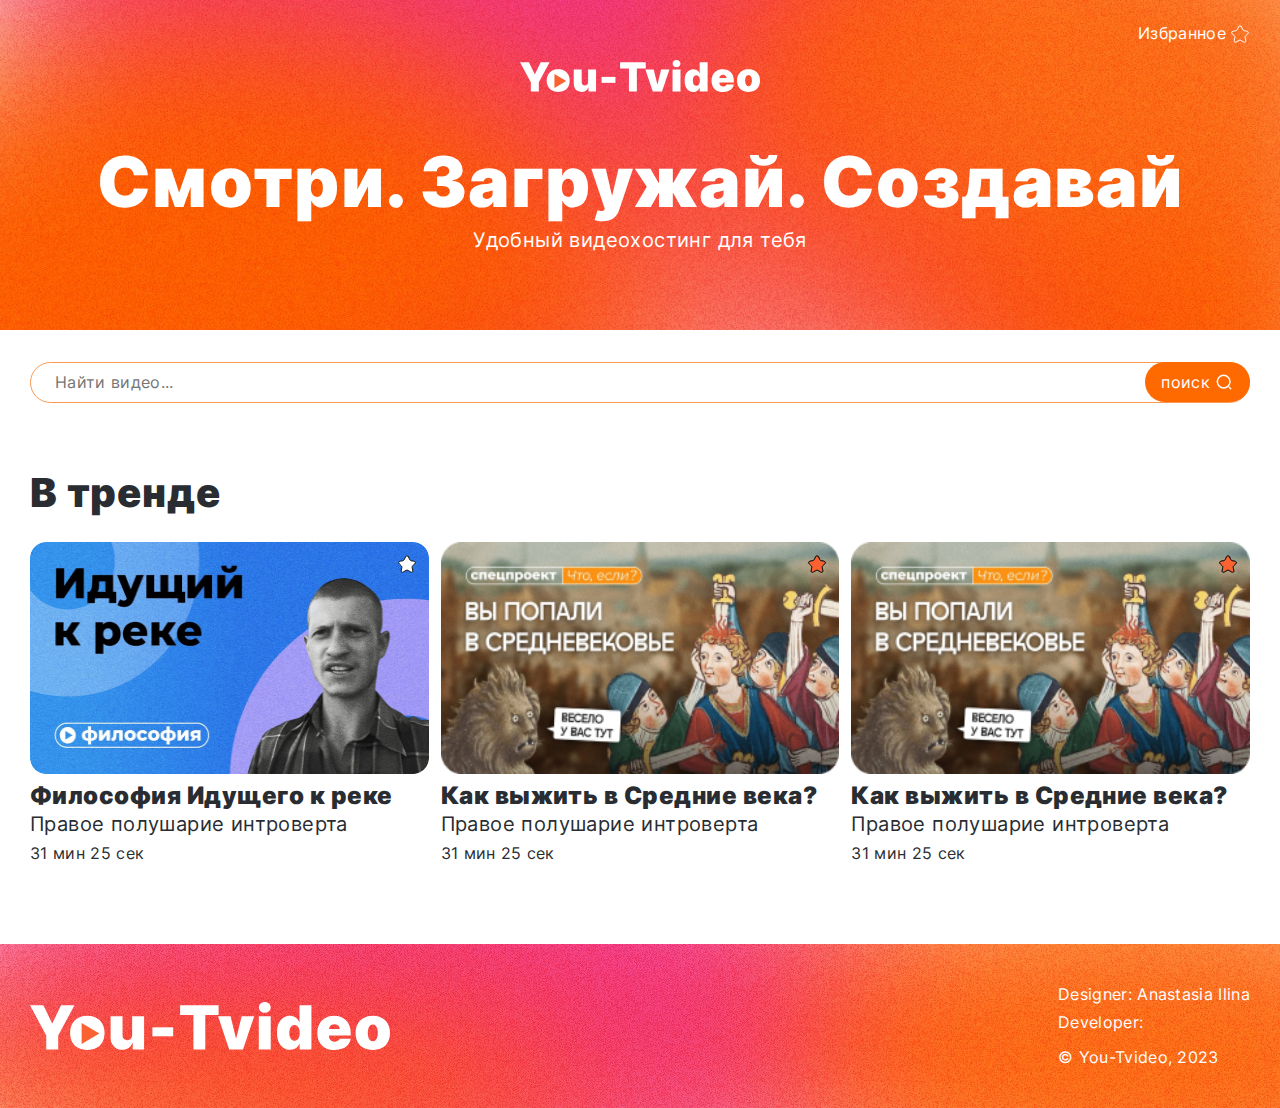
<file: index.html>
<!DOCTYPE html>
<html lang="ru">

<head>
  <meta charset="UTF-8">
  <meta name="viewport" content="width=device-width, initial-scale=1.0">
  <title>You-Tvideo - Удобный видеохостинг для тебя</title>
  <link rel="stylesheet" href="./css/normalize.css">
  <link rel="stylesheet" href="./css/index.css">
</head>

<body>
  <main class="main">
    <section class="hero">
      <div class="container">
        <div class="hero__container">
          <a href="./favorite.html" class="hero__link hero__link-favorite">
            Избранное
            <svg class="hero__icon">
              <use xlink:href="./img/sprite.svg#star-ow"></use>
            </svg>
          </a>
          <svg class="hero__logo" viewBox="0 0 360 48" role="img" aria-label="Логотип сервиса You-Tvideo">
            <use xlink:href="./img/sprite.svg#logo-white"></use>
          </svg>

          <h1 class="hero__title">Смотри. Загружай. Создавай</h1>
          <p class="hero__tagline">Удобный видеохостинг для тебя</p>
        </div>
      </div>
    </section>

    <section class="search">
      <div class="container search__container">
        <form class="search__form">
          <label class="search__label visually-hidden" for="search"></label>
          <input class="search__input" id="search" type="search" placeholder="Найти видео...">
          <button class="search__btn" type="submit">
            поиск
            <svg class="search__icon">
              <use xlink:href="./img/sprite.svg#search"></use>
            </svg>
          </button>
        </form>
      </div>
    </section>

    <section class="video-list">
      <div class="container video-list__container">
        <h2 class="video-list__title">
          В тренде
        </h2>
        <ul class="video-list__items">
          <li class="video-list__item">
            <article class="video-card">
              <a class="video-card__link" href="./video.html">
                <img class="video-card__thumbnail" src="./img/img-1.jpg" width="412" height="232"
                  alt="Превью видео Философия Идущего к реке">
                <h3 class="video-card__title">Философия Идущего к реке</h3>
                <p class="video-card__channel">Правое полушарие интроверта</p>
                <p class="video-card__duration">31 мин 25 сек</p>
              </a>
              <button class="video-card__favorite" type="buttoт" aria-label="Добавить в избранное">
                <svg class="video-card__icon" role="img">
                  <use class="star-o" xlink:href="./img/sprite.svg#star-ob"></use>
                  <use class="star" xlink:href="./img/sprite.svg#star"></use>
                </svg>
              </button>
            </article>
          </li>
          <li class="video-list__item">
            <article class="video-card">
              <a class="video-card__link" href="#">
                <img class="video-card__thumbnail" src="./img/img-2.jpg" width="412" height="232"
                  alt="Превью видео Как выжить в Средние века?">
                <h3 class="video-card__title">Как выжить в Средние века?</h3>
                <p class="video-card__channel">Правое полушарие интроверта</p>
                <p class="video-card__duration">31 мин 25 сек</p>
              </a>
              <button class="video-card__favorite video-card__favorite--active" type="button"
                aria-label="Добавить в избранное">
                <svg class="video-card__icon" role="img">
                  <use class="star-o" xlink:href="./img/sprite.svg#star-ob"></use>
                  <use class="star" xlink:href="./img/sprite.svg#star"></use>
                </svg>
              </button>
            </article>
          </li>
          <li class="video-list__item">
            <article class="video-card">
              <a class="video-card__link" href="#">
                <img class="video-card__thumbnail" src="./img/img-2.jpg" width="412" height="232"
                  alt="Превью видео Как выжить в Средние века?">
                <h3 class="video-card__title">Как выжить в Средние века?</h3>
                <p class="video-card__channel">Правое полушарие интроверта</p>
                <p class="video-card__duration">31 мин 25 сек</p>
              </a>
              <button class="video-card__favorite video-card__favorite--active" type="button"
                aria-label="Добавить в избранное">
                <svg class="video-card__icon" role="img">
                  <use class="star-o" xlink:href="./img/sprite.svg#star-ob"></use>
                  <use class="star" xlink:href="./img/sprite.svg#star"></use>
                </svg>
              </button>
            </article>
          </li>
        </ul>
      </div>
    </section>

  </main>

  <footer class="footer">
    <div class="container footer__container">
      <a href="#" class="footer__link">
        <svg class="footer__logo" viewBox="0 0 360 48" role="img" aria-label="Логотип сервиса You-Tvideo">
          <use xlink:href="./img/sprite.svg#logo-white"></use>
        </svg>
      </a>
      <div class="footer__info">
        <ul class="footer__developers">
          <li class="footer__developers-item">
            Designer: <a class="footer__developers-link" href="https://t.me/Mrshmallowww" target="_blank"
              rel="noopener">Anastasia Ilina</a>
          </li>
          <li class="footer__developers-item">
            Developer:
          </li>
        </ul>
        <p class="footer__copyright">© You-Tvideo, 2023</p>
      </div>
    </div>
  </footer>

</body>

</html>
</file>
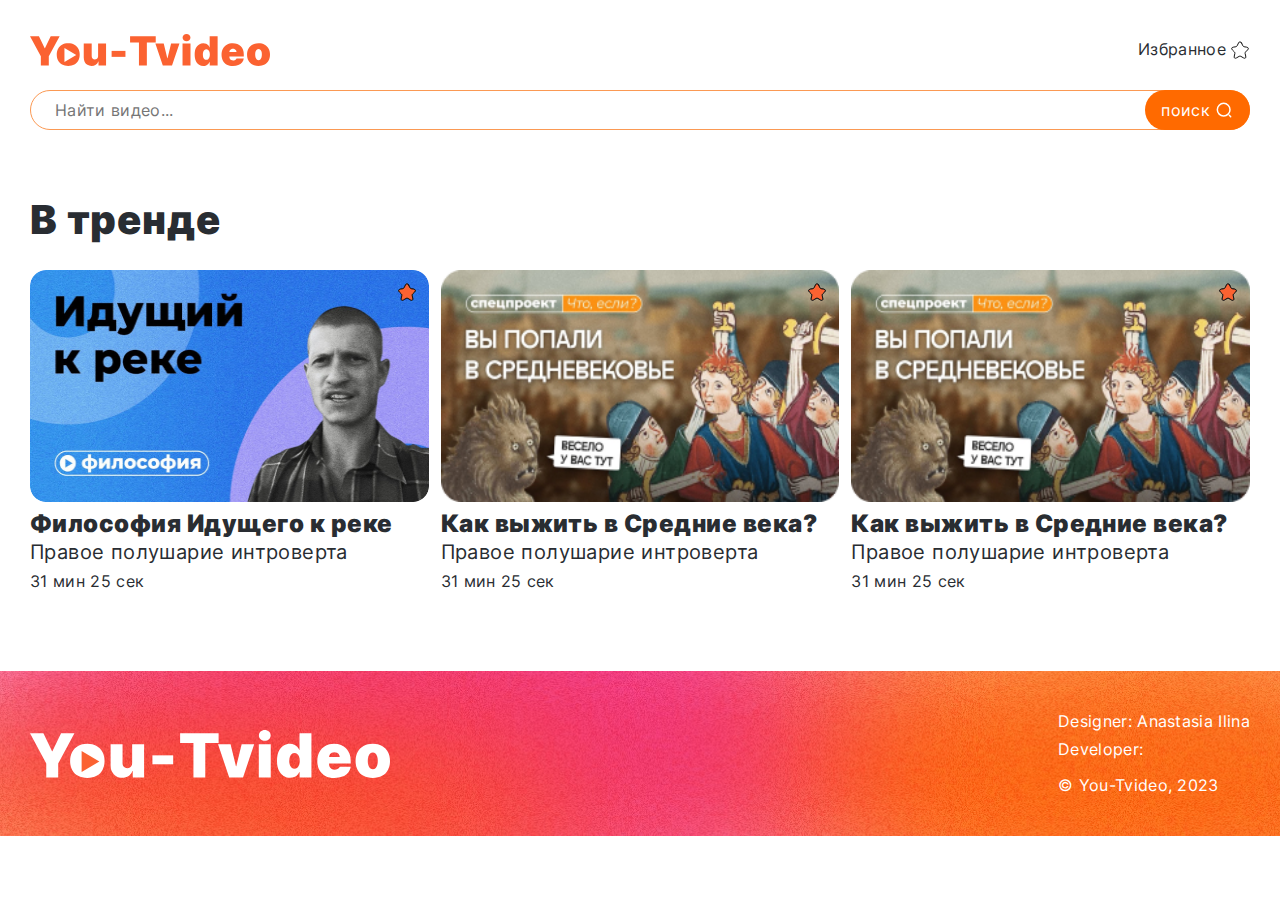
<file: favorite.html>
<!DOCTYPE html>
<html lang="ru">

<head>
  <meta charset="UTF-8">
  <meta name="viewport" content="width=device-width, initial-scale=1.0">
  <title>You-Tvideo - Избранное</title>
  <link rel="stylesheet" href="./css/normalize.css">
  <link rel="stylesheet" href="./css/index.css">
</head>

<body>
  <header class="header">
    <div class="container header__container">
      <a href="./index.html" class="header__link">
        <svg class="header__logo" viewBox="0 0 240 32" role="img" aria-label="Логотип сервиса You-Tvideo">
          <use xlink:href="./img/sprite.svg#logo-orange"></use>
        </svg>
      </a>
      <a href="./favorite.html" class="header__link header__link-favorite">
        Избранное
        <svg class="header__icon">
          <use xlink:href="./img/sprite.svg#star-ob"></use>
        </svg>
      </a>
    </div>
  </header>

  <main class="main">

    <section class="search">
      <div class="container search__container">
        <form class="search__form">
          <label class="search__label visually-hidden" for="search"></label>
          <input class="search__input" id="search" type="search" placeholder="Найти видео...">
          <button class="search__btn" type="submit">
            поиск
            <svg class="search__icon">
              <use xlink:href="./img/sprite.svg#search"></use>
            </svg>
          </button>
        </form>
      </div>
    </section>

    <section class="video-list">
      <div class="container video-list__container">
        <h2 class="video-list__title">
          В тренде
        </h2>
        <ul class="video-list__items">
          <li class="video-list__item">
            <article class="video-card">
              <a class="video-card__link" href="./video.html">
                <img class="video-card__thumbnail" src="./img/img-1.jpg" width="412" height="232"
                  alt="Превью видео Философия Идущего к реке">
                <h3 class="video-card__title">Философия Идущего к реке</h3>
                <p class="video-card__channel">Правое полушарие интроверта</p>
                <p class="video-card__duration">31 мин 25 сек</p>
              </a>
              <button class="video-card__favorite video-card__favorite--active" type="buttoт" aria-label="Добавить в избранное">
                <svg class="video-card__icon" role="img">
                  <use class="star-o" xlink:href="./img/sprite.svg#star-ob"></use>
                  <use class="star" xlink:href="./img/sprite.svg#star"></use>
                </svg>
              </button>
            </article>
          </li>
          <li class="video-list__item">
            <article class="video-card">
              <a class="video-card__link" href="#">
                <img class="video-card__thumbnail" src="./img/img-2.jpg" width="412" height="232"
                  alt="Превью видео Как выжить в Средние века?">
                <h3 class="video-card__title">Как выжить в Средние века?</h3>
                <p class="video-card__channel">Правое полушарие интроверта</p>
                <p class="video-card__duration">31 мин 25 сек</p>
              </a>
              <button class="video-card__favorite video-card__favorite--active" type="button"
                aria-label="Добавить в избранное">
                <svg class="video-card__icon" role="img">
                  <use class="star-o" xlink:href="./img/sprite.svg#star-ob"></use>
                  <use class="star" xlink:href="./img/sprite.svg#star"></use>
                </svg>
              </button>
            </article>
          </li>
          <li class="video-list__item">
            <article class="video-card">
              <a class="video-card__link" href="#">
                <img class="video-card__thumbnail" src="./img/img-2.jpg" width="412" height="232"
                  alt="Превью видео Как выжить в Средние века?">
                <h3 class="video-card__title">Как выжить в Средние века?</h3>
                <p class="video-card__channel">Правое полушарие интроверта</p>
                <p class="video-card__duration">31 мин 25 сек</p>
              </a>
              <button class="video-card__favorite video-card__favorite--active" type="button"
                aria-label="Добавить в избранное">
                <svg class="video-card__icon" role="img">
                  <use class="star-o" xlink:href="./img/sprite.svg#star-ob"></use>
                  <use class="star" xlink:href="./img/sprite.svg#star"></use>
                </svg>
              </button>
            </article>
          </li>
        </ul>
      </div>
    </section>
  </main>

  <footer class="footer">
    <div class="container footer__container">
      <a href="#" class="footer__link">
        <svg class="footer__logo" viewBox="0 0 360 48" role="img" aria-label="Логотип сервиса You-Tvideo">
          <use xlink:href="./img/sprite.svg#logo-white"></use>
        </svg>
      </a>
      <div class="footer__info">
        <ul class="footer__developers">
          <li class="footer__developers-item">
            Designer: <a class="footer__developers-link" href="https://t.me/Mrshmallowww" target="_blank"
              rel="noopener">Anastasia Ilina</a>
          </li>
          <li class="footer__developers-item">
            Developer:
          </li>
        </ul>
        <p class="footer__copyright">© You-Tvideo, 2023</p>
      </div>
    </div>
  </footer>

</body>

</html>
</file>
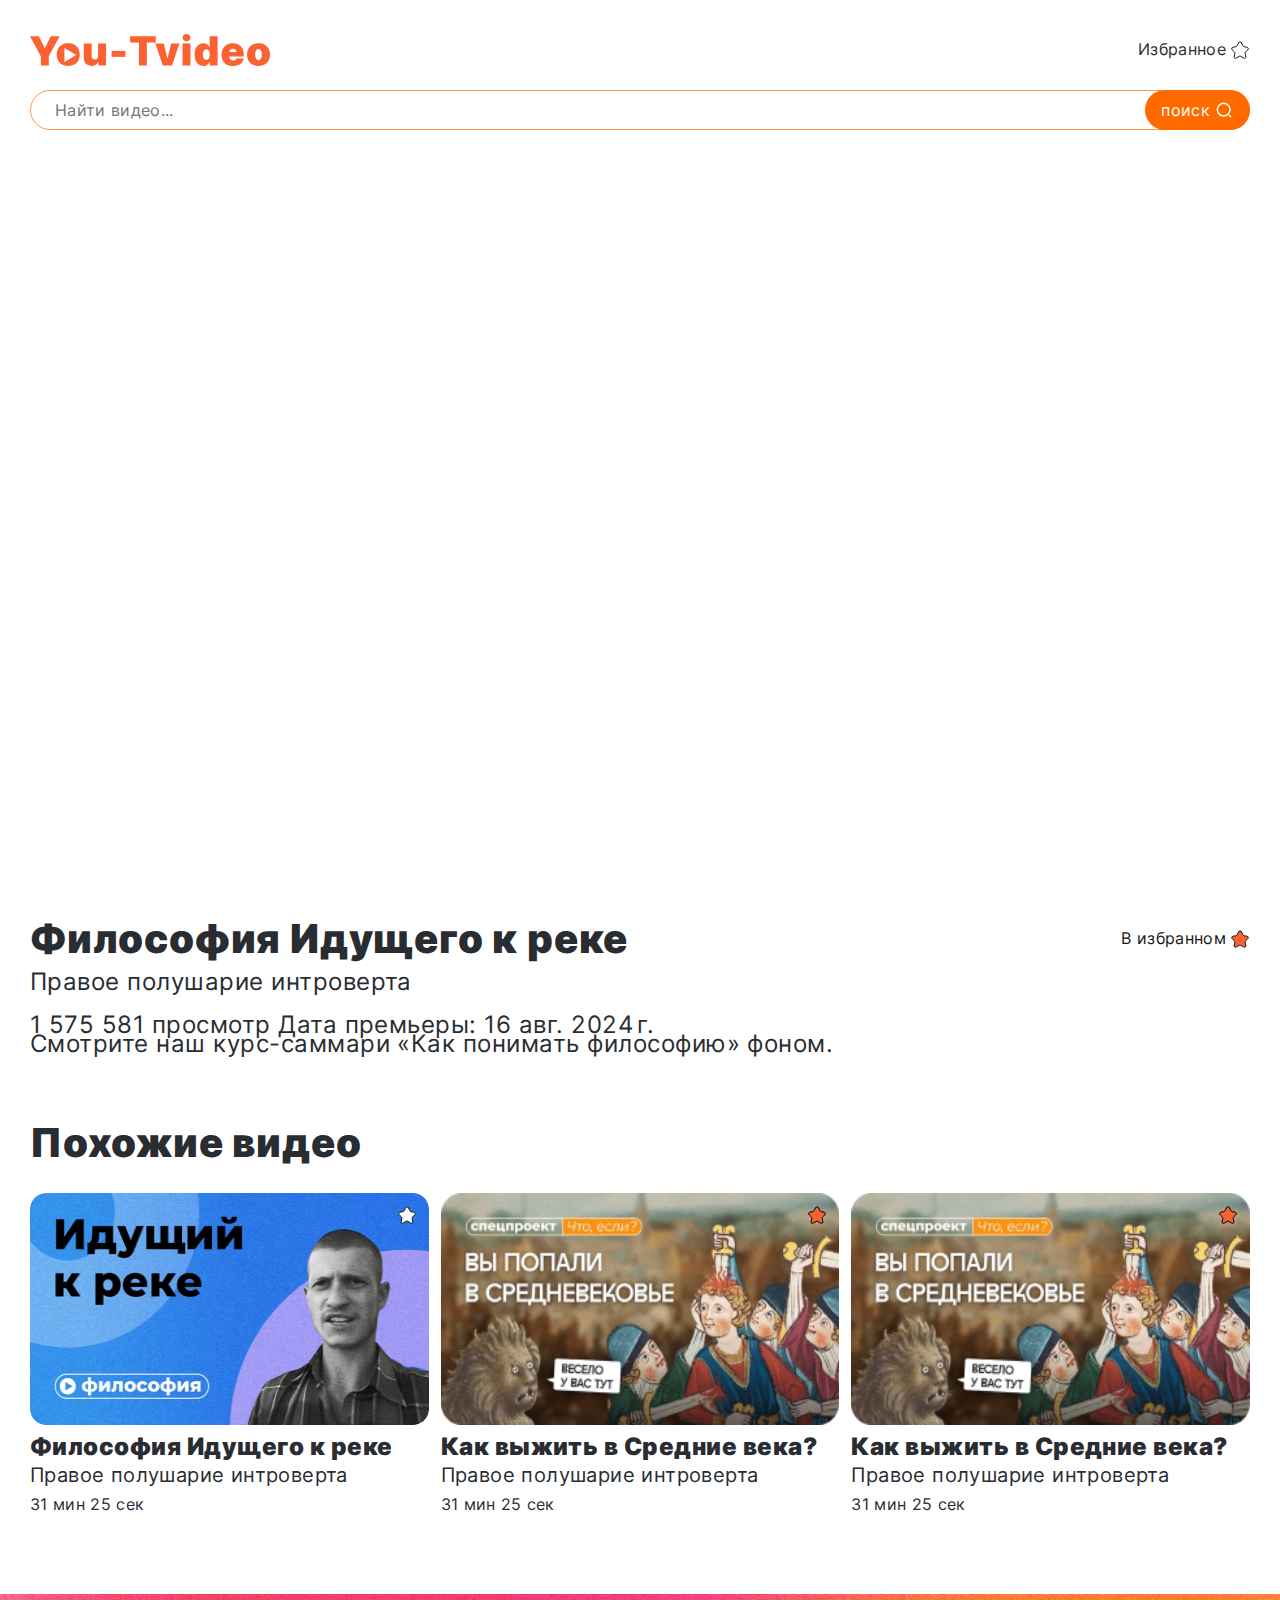
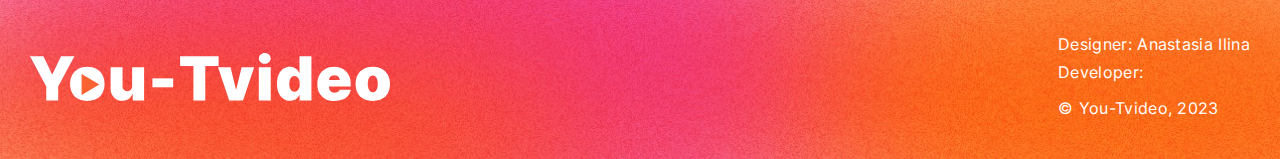
<file: video.html>
<!DOCTYPE html>
<html lang="ru">

<head>
  <meta charset="UTF-8">
  <meta name="viewport" content="width=device-width, initial-scale=1.0">
  <title>You-Tvideo - Удобный видеохостинг для тебя</title>
  <link rel="stylesheet" href="./css/normalize.css">
  <link rel="stylesheet" href="./css/index.css">
</head>

<body>
  <header class="header">
    <div class="container header__container">
      <a href="./index.html" class="header__link">
        <svg class="header__logo" viewBox="0 0 240 32" role="img" aria-label="Логотип сервиса You-Tvideo">
          <use xlink:href="./img/sprite.svg#logo-orange"></use>
        </svg>
      </a>
      <a href="./favorite.html" class="header__link header__link-favorite">
        Избранное
        <svg class="header__icon">
          <use xlink:href="./img/sprite.svg#star-ob"></use>
        </svg>
      </a>
    </div>
  </header>

  <main class="main">

    <section class="search">
      <div class="container search__container">
        <form class="search__form">
          <label class="search__label visually-hidden" for="search"></label>
          <input class="search__input" id="search" type="search" placeholder="Найти видео...">
          <button class="search__btn" type="submit">
            поиск
            <svg class="search__icon">
              <use xlink:href="./img/sprite.svg#search"></use>
            </svg>
          </button>
        </form>
      </div>
    </section>

    <section class="video">
      <div class="container video__container">
        <div class="video__player">
          <iframe class="video__iframe" width="560" height="315"
            src="https://www.youtube.com/embed/jdWhJcrrjQs?si=p5tA5H54X7t27fpU" title="YouTube video player"
            frameborder="0" allow="accelerometer; autoplay; clipboard-write; encrypted-media; gyroscope;
            picture-in-picture; web-share" allowfullscreen>
          </iframe>
        </div>
        <div class="video__content">
          <h2 class="video__title">Философия Идущего к реке</h2>
          <p class="video__channel">Правое полушарие интроверта</p>
          <p class="video__info">
            <span class="video__views">1 575 581 просмотр</span>
            <span class="video__date">
              Дата премьеры: 16 авг. 2024 г.
            </span>
          </p>
          <p class="video__descr">Смотрите наш курс-саммари «Как понимать философию» фоном.</p>
          <button class="video__link video__link--active">
            <span class="video__favored">В избранном</span>
            <span class="video__add">Добавить в избранное</span>
            <svg class="video__icon" role="img">
              <use class="star-o" xlink:href="./img/sprite.svg#star-ob"></use>
              <use class="star" xlink:href="./img/sprite.svg#star"></use>
            </svg>
          </button>
        </div>
      </div>
    </section>

    <section class="video-list">
      <div class="container video-list__container">
        <h2 class="video-list__title">
          Похожие видео
        </h2>
        <ul class="video-list__items">
          <li class="video-list__item">
            <article class="video-card">
              <a class="video-card__link" href="./video.html">
                <img class="video-card__thumbnail" src="./img/img-1.jpg" width="412" height="232"
                  alt="Превью видео Философия Идущего к реке">
                <h3 class="video-card__title">Философия Идущего к реке</h3>
                <p class="video-card__channel">Правое полушарие интроверта</p>
                <p class="video-card__duration">31 мин 25 сек</p>
              </a>
              <button class="video-card__favorite" type="buttoт" aria-label="Добавить в избранное">
                <svg class="video-card__icon" role="img">
                  <use class="star-o" xlink:href="./img/sprite.svg#star-ob"></use>
                  <use class="star" xlink:href="./img/sprite.svg#star"></use>
                </svg>
              </button>
            </article>
          </li>
          <li class="video-list__item">
            <article class="video-card">
              <a class="video-card__link" href="#">
                <img class="video-card__thumbnail" src="./img/img-2.jpg" width="412" height="232"
                  alt="Превью видео Как выжить в Средние века?">
                <h3 class="video-card__title">Как выжить в Средние века?</h3>
                <p class="video-card__channel">Правое полушарие интроверта</p>
                <p class="video-card__duration">31 мин 25 сек</p>
              </a>
              <button class="video-card__favorite video-card__favorite--active" type="button"
                aria-label="Добавить в избранное">
                <svg class="video-card__icon" role="img">
                  <use class="star-o" xlink:href="./img/sprite.svg#star-ob"></use>
                  <use class="star" xlink:href="./img/sprite.svg#star"></use>
                </svg>
              </button>
            </article>
          </li>
          <li class="video-list__item">
            <article class="video-card">
              <a class="video-card__link" href="#">
                <img class="video-card__thumbnail" src="./img/img-2.jpg" width="412" height="232"
                  alt="Превью видео Как выжить в Средние века?">
                <h3 class="video-card__title">Как выжить в Средние века?</h3>
                <p class="video-card__channel">Правое полушарие интроверта</p>
                <p class="video-card__duration">31 мин 25 сек</p>
              </a>
              <button class="video-card__favorite video-card__favorite--active" type="button"
                aria-label="Добавить в избранное">
                <svg class="video-card__icon" role="img">
                  <use class="star-o" xlink:href="./img/sprite.svg#star-ob"></use>
                  <use class="star" xlink:href="./img/sprite.svg#star"></use>
                </svg>
              </button>
            </article>
          </li>
        </ul>
      </div>
    </section>
  </main>

  <footer class="footer">
    <div class="container footer__container">
      <a href="#" class="footer__link">
        <svg class="footer__logo" viewBox="0 0 360 48" role="img" aria-label="Логотип сервиса You-Tvideo">
          <use xlink:href="./img/sprite.svg#logo-white"></use>
        </svg>
      </a>
      <div class="footer__info">
        <ul class="footer__developers">
          <li class="footer__developers-item">
            Designer: <a class="footer__developers-link" href="https://t.me/Mrshmallowww" target="_blank"
              rel="noopener">Anastasia Ilina</a>
          </li>
          <li class="footer__developers-item">
            Developer:
          </li>
        </ul>
        <p class="footer__copyright">© You-Tvideo, 2023</p>
      </div>
    </div>
  </footer>

</body>

</html>
</file>
<file: css/index.css>
@font-face {
  font-family: "Inter";
  src: url("../fonts/inter-v13-cyrillic_latin-regular.woff2");
  font-display: swap;
  font-style: normal;
  font-weight: 400;
}

@font-face {
  font-family: "Inter";
  src: url("../fonts/inter-v13-cyrillic_latin-900.woff2");
  font-display: swap;
  font-style: normal;
  font-weight: 900;
}

html {
  position: relative;
  box-sizing: border-box;
}

*,
*::before,
*::after {
  box-sizing: inherit;
}

body {
  position: relative;
  overflow-x: hidden;
  min-width: 320px;
  min-height: 100vh;
  font-family: "Inter", sans-serif;
  -webkit-font-smoothing: antialiased;
  -moz-osx-font-smoothing: grayscale;
  text-rendering: optimizeLegibility;
  -webkit-tap-highlight-color: rgba(0, 0, 0, 0);
  -webkit-tap-highlight-color: transparent;
  line-height: 120%;
  color: #292d32;
  background-color: #fff;
}


img,
svg {
  display: block;
  max-width: 100%;
}

svg {
  max-height: 100%;
}

button {
  padding: 0;
  cursor: pointer;
  border: none;
  background-color: transparent;
}

a {
  text-decoration: none;
  color: inherit;
}

ul {
  list-style: none;
  padding: 0;
  margin: 0;
}

h1,
h2,
h3,
p,
figure,
fieldset {
  margin: 0;
}

iframe {
  border: none;
}

.visually-hidden {
  position: fixed;
  transform: scale(0);
}

.container {
  max-width: 1320px;
  padding: 0 30px;
  margin: 0 auto;
}

.header {
  padding-top: 34px;
  padding-bottom: 24px;
}

.header__container {
  display: flex;
  align-items: center;
  justify-content: space-between;
}

.header__logo {
  width: 240px;
}

.header__link-favorite {
  display: flex;
  align-items: center;
  gap: 4px;
  font-size: 16px;
  letter-spacing: 0.02em;
}

.header__icon {
  width: 20px;
  height: 20px;
}

.hero {
  margin-bottom: 32px;
  padding-top: 60px;
  padding-bottom: 80px;
  background: #ff6a00 url("../img/hero-bg.jpg");
  background-size: cover;
  background-position: center;
  background-repeat: no-repeat;
}

.hero__container {
  position: relative;
  display: flex;
  align-items: center;
  justify-content: center;
  flex-direction: column;
}

.hero__link-favorite {
  position: absolute;
  right: 0;
  top: -36px;
  display: flex;
  align-items: center;
  gap: 4px;
  font-size: 16px;
  font-weight: 400;
  letter-spacing: 0.02em;
  color: #FFF;
}

.hero__icon {
  width: 20px;
  height: 20px;
}

.hero__logo {
  margin-bottom: 80px;
  width: 240px;
  height: 32px;
}

.hero__title {
  margin-bottom: 40px;
  font-size: 70px;
  font-weight: 900;
  letter-spacing: 0.02em;
  color: #FFF;
}

.hero__tagline {
  font-size: 20px;
  font-weight: 400;
  letter-spacing: 0.02em;
  color: #FFF;
}

/* .search {
}

.search__container {
} */

.search__form {
  position: relative;
  width: 100%;

}

.search__input {
  padding: 10px 124px 10px 24px;
  width: 100%;
  outline: none;
  border-radius: 40px;
  border: 1px solid #fb9953;
  font-size: 16px;
  font-weight: 400;
  letter-spacing: 0.02em;
  color: #292D32;
}

.search__btn {
  position: absolute;
  top: 0;
  right: 0;
  display: flex;
  align-items: center;
  gap: 4px;
  padding: 8px 16px;
  height: 40px;
  border-radius: 40px;
  font-size: 16px;
  letter-spacing: 0.02em;
  color: #FFF;
  background: #FF6A00;
}

.search__icon {
  width: 20px;
  height: 20px;
}

.video-list {
  padding-top: 80px;
  padding-bottom: 80px;
}

.video-list__title {
  margin-bottom: 40px;
  font-size: 40px;
  font-weight: 900;
  letter-spacing: 0.02em;
  color: #292D32;
}

.video-list__items {
  display: grid;
  grid-template-columns: repeat(3, 1fr);
  gap: 40px 12px;
}

.video-card {
  position: relative;
}

.video-card__thumbnail {
  margin-bottom: 12px;
  border-radius: 16px;
}

.video-card__title {
  margin-bottom: 10px;
  font-size: 24px;
  font-weight: 900;
  letter-spacing: 0.02em;
}

.video-card__channel {
  margin-bottom: 10px;
  font-size: 20px;
  font-weight: 400;
  letter-spacing: 0.02em;
}

.video-card__duration {
  font-size: 16px;
  font-weight: 400;
  letter-spacing: 0.02em;
}

.video-card__favorite {
  position: absolute;
  top: 12px;
  right: 12px;
}

.video-card__favorite .star {
  display: none;
}

.video-card__favorite--active .star {
  display: block;
}

.video-card__icon {
  width: 20px;
  height: 20px;
}

.video {
  padding-top: 80px;
}

.video__player {
  position: relative;
  margin-bottom: 32px;
  padding-bottom: 56.25%;
  height: 0;
  overflow: hidden;
}

.video__iframe {
  position: absolute;
  top: 0;
  left: 0;
  width: 100%;
  height: 100%;
  border-radius: 16px;
}

.video__content {
  position: relative;
}

.video__title {
  margin-bottom: 24px;
  font-size: 40px;
  font-weight: 900;
  letter-spacing: 0.02em;
}
.video__channel {
  margin-bottom: 24px;
  font-size: 24px;
  font-weight: 400;
  letter-spacing: 0.02em;
}

.video__info {
  font-size: 24px;
  font-weight: 400;
  letter-spacing: 0.02em;
}

.video__descr {
  font-size: 24px;
  font-weight: 400;
  letter-spacing: 0.02em;
}

.video__link {
  position: absolute;
  top: 0;
  right: 0;
  display: flex;
  align-items: center;
  gap: 4px;
  font-size: 16px;
  font-weight: 400;
  letter-spacing: 0.02em;
  color: #151515;
}

.video__link .video__add{
  display: block;
}

.video__link .video__favored {
  display: none;
}

.video__link .star {
  display: none;
}

.video__link--active .star {
  display: block;
}

.video__link--active .star-o {
  display: none;
}

.video__link--active .video__add {
  display: none;
}

.video__link--active .video__favored {
  display: block;
}

.video__icon {
  width: 20px;
  height: 20px;
}

.footer {
  padding-top: 41px;
  padding-bottom: 41px;
  background: #ff6a00 url("../img/footer-bg.jpg");
  background-size: cover;
  background-position: center;
  background-repeat: no-repeat;
}

.footer__container {
  display: flex;
  align-items: center;
  justify-content: space-between;
}

.footer__logo {
  width: 360px;
  height: 48px;
}
.footer__developers {
  display: flex;
  flex-direction: column;
  gap: 9px;
  margin-bottom: 16px;
}

.footer__developers-item {
  font-size: 16px;
  font-weight: 400;
  letter-spacing: 0.02em;
  color: #FFF;
}

.footer__copyright {
  font-size: 16px;
  font-weight: 400;
  letter-spacing: 0.02em;
  color: #FFF;
}
</file>
